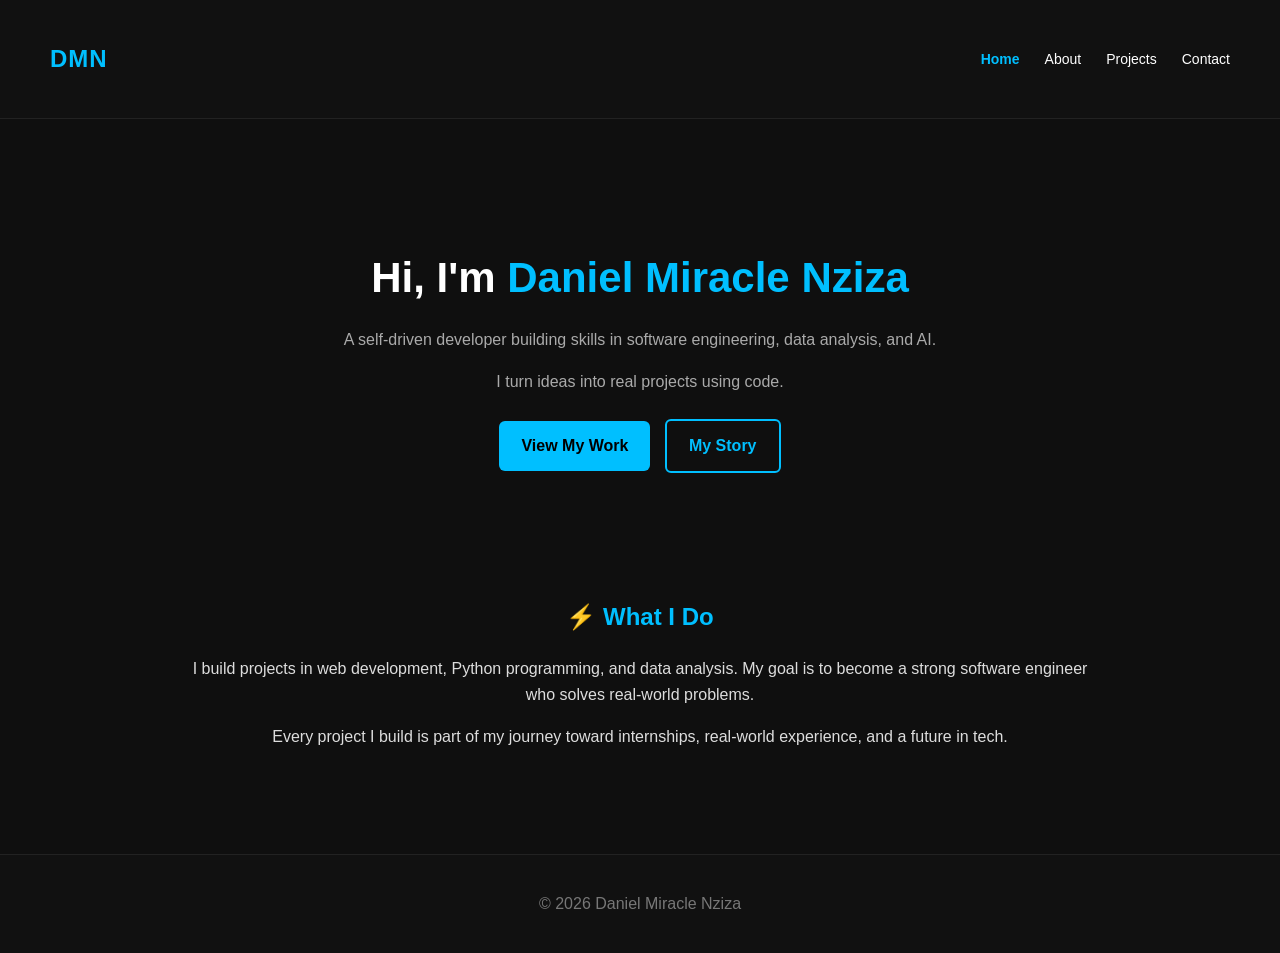
<file: index.html>
<!DOCTYPE html>
<html lang="en">
<head>
  <meta charset="UTF-8">
  <meta name="viewport" content="width=device-width, initial-scale=1.0">
  <title>Home | Daniel Miracle Nziza</title>
  <link rel="icon" type="image/png" href="favicon.png.png">
  <link rel="stylesheet" href="styles.css">
</head>

<body>

<header>
  <nav class="navbar">
    <h2 class="logo">DMN</h2>

    <ul class="nav-links">
      <li><a href="index.html">Home</a></li>
      <li><a href="about.html">About</a></li>
      <li><a href="projects.html">Projects</a></li>
      <li><a href="contact.html">Contact</a></li>
    </ul>
  </nav>
</header>

<!-- HERO -->
<section class="hero">
  <h1>Hi, I'm <span>Daniel Miracle Nziza</span></h1>

  <p class="sub-text">
    A self-driven developer building skills in software engineering, data analysis, and AI.
  </p>

  <p class="sub-text">
    I turn ideas into real projects using code.
  </p>

  <div class="buttons">
    <a href="projects.html" class="btn">View My Work</a>
    <a href="about.html" class="btn secondary">My Story</a>
  </div>
</section>

<!-- SHORT INTRO -->
<section class="intro">
  <h2>⚡ What I Do</h2>

  <p>
    I build projects in web development, Python programming, and data analysis.
    My goal is to become a strong software engineer who solves real-world problems.
  </p>

  <p>
    Every project I build is part of my journey toward internships, real-world experience, and a future in tech.
  </p>
</section>

<footer>
  <p>© 2026 Daniel Miracle Nziza</p>
</footer>

<script src="script.js"></script>
</body>
</html>
</file>
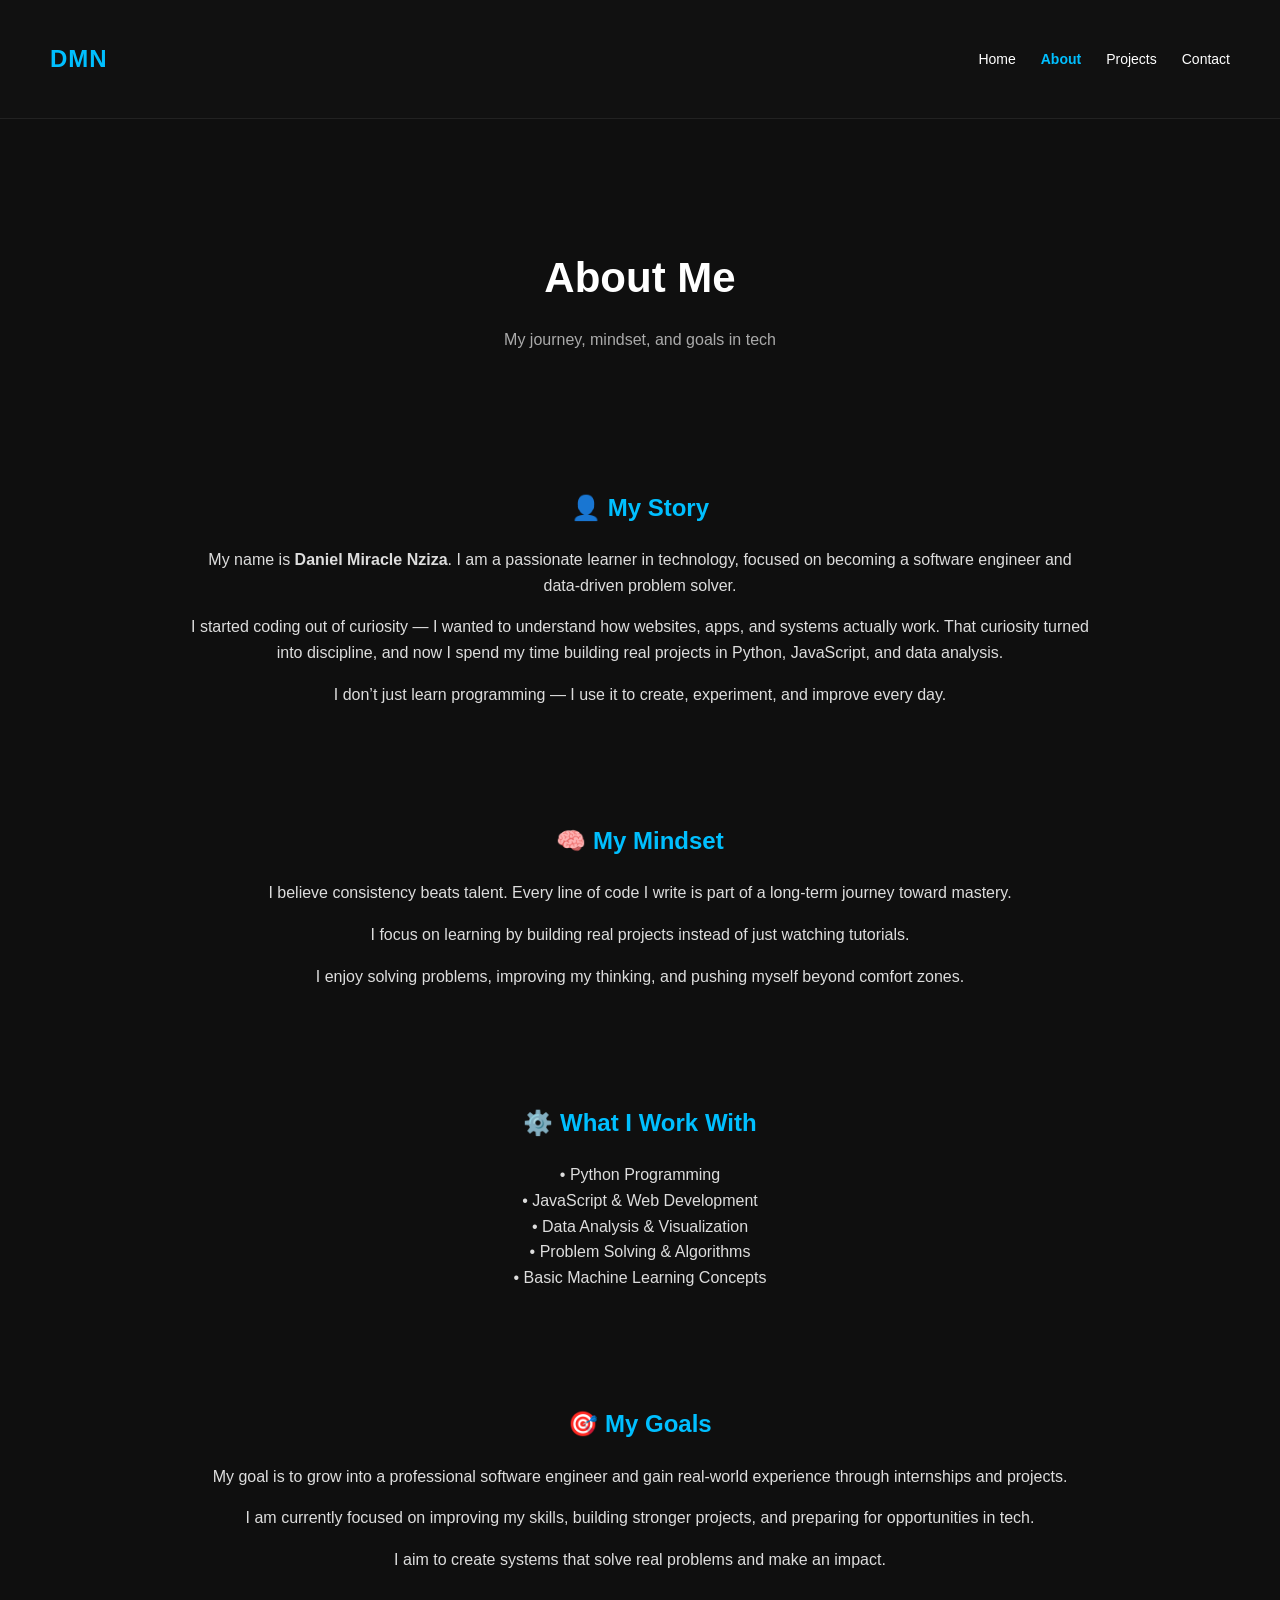
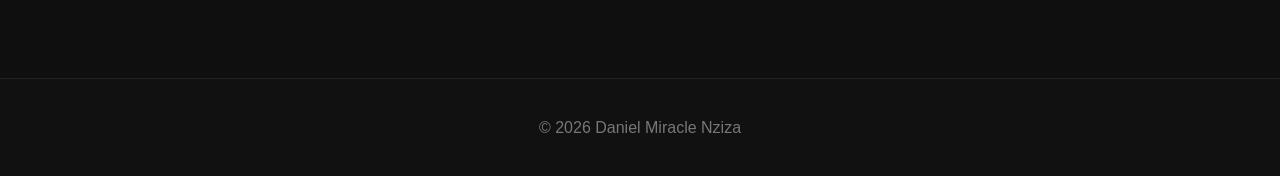
<file: about.html>
<!DOCTYPE html>
<html lang="en">
<head>
  <meta charset="UTF-8">
  <meta name="viewport" content="width=device-width, initial-scale=1.0">
  <title>About | Daniel Miracle Nziza</title>
   <link rel="icon" type="image/png" href="favicon.png.png">
  <link rel="stylesheet" href="styles.css">
</head>

<body>

<header>
  <nav class="navbar">
    <h2 class="logo">DMN</h2>

    <ul class="nav-links">
      <li><a href="index.html">Home</a></li>
      <li><a href="about.html">About</a></li>
      <li><a href="projects.html">Projects</a></li>
      <li><a href="contact.html">Contact</a></li>
    </ul>
  </nav>
</header>

<!-- HERO -->
<section class="hero">
  <h1>About Me</h1>
  <p class="sub-text">My journey, mindset, and goals in tech</p>
</section>

<!-- STORY -->
<section class="intro">
  <h2>👤 My Story</h2>

  <p>
    My name is <strong>Daniel Miracle Nziza</strong>. I am a passionate learner in technology,
    focused on becoming a software engineer and data-driven problem solver.
  </p>

  <p>
    I started coding out of curiosity — I wanted to understand how websites, apps, and systems actually work.
    That curiosity turned into discipline, and now I spend my time building real projects in Python, JavaScript, and data analysis.
  </p>

  <p>
    I don’t just learn programming — I use it to create, experiment, and improve every day.
  </p>
</section>

<!-- MINDSET -->
<section class="intro">
  <h2>🧠 My Mindset</h2>

  <p>
    I believe consistency beats talent. Every line of code I write is part of a long-term journey toward mastery.
  </p>

  <p>
    I focus on learning by building real projects instead of just watching tutorials.
  </p>

  <p>
    I enjoy solving problems, improving my thinking, and pushing myself beyond comfort zones.
  </p>
</section>

<!-- SKILLS -->
<section class="intro">
  <h2>⚙️ What I Work With</h2>

  <p>
    • Python Programming <br>
    • JavaScript & Web Development <br>
    • Data Analysis & Visualization <br>
    • Problem Solving & Algorithms <br>
    • Basic Machine Learning Concepts
  </p>
</section>

<!-- GOALS -->
<section class="intro">
  <h2>🎯 My Goals</h2>

  <p>
    My goal is to grow into a professional software engineer and gain real-world experience through internships and projects.
  </p>

  <p>
    I am currently focused on improving my skills, building stronger projects, and preparing for opportunities in tech.
  </p>

  <p>
    I aim to create systems that solve real problems and make an impact.
  </p>
</section>

<footer>
  <p>© 2026 Daniel Miracle Nziza</p>
</footer>

<script src="script.js"></script>
</body>
</html>
</file>
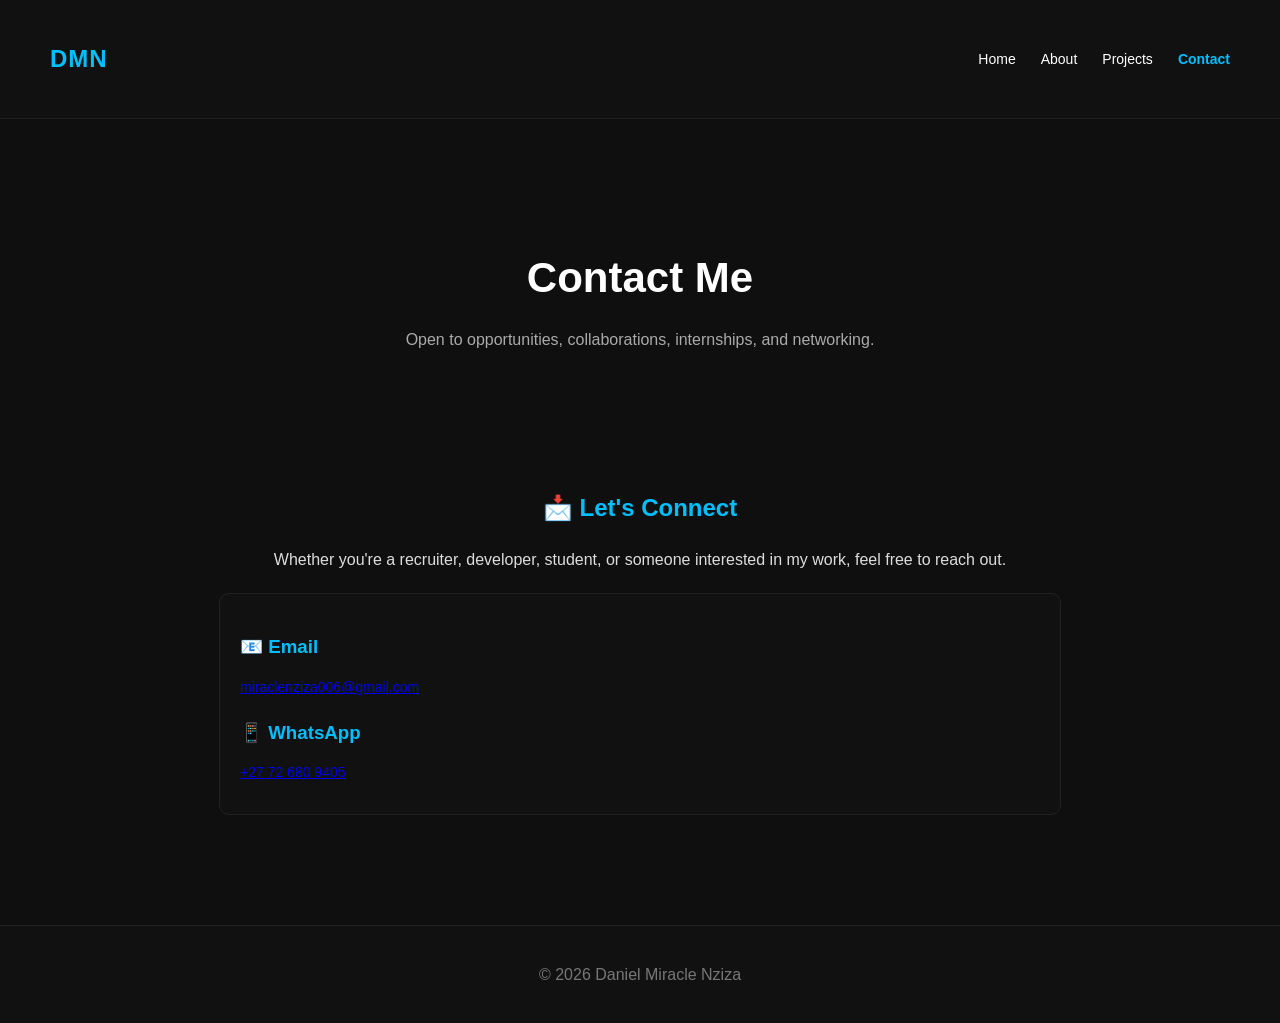
<file: contact.html>
<!DOCTYPE html>
<html lang="en">
<head>
  <meta charset="UTF-8">
  <meta name="viewport" content="width=device-width, initial-scale=1.0">
  <title>Contact | Daniel Miracle Nziza</title>
   <link rel="icon" type="image/png" href="favicon.png.png">
  <link rel="stylesheet" href="styles.css">
</head>

<body>

<!-- NAVBAR -->
<header>
  <nav class="navbar">
    <h2 class="logo">DMN</h2>

    <ul class="nav-links">
      <li><a href="index.html">Home</a></li>
      <li><a href="about.html">About</a></li>
      <li><a href="projects.html">Projects</a></li>
      <li><a href="contact.html">Contact</a></li>
    </ul>
  </nav>
</header>

<!-- HERO -->
<section class="hero">
  <h1>Contact Me</h1>

  <p class="sub-text">
    Open to opportunities, collaborations, internships, and networking.
  </p>
</section>

<!-- CONTACT SECTION -->
<section class="intro">

  <h2>📩 Let's Connect</h2>

  <p>
    Whether you're a recruiter, developer, student, or someone interested in my work,
    feel free to reach out.
  </p>

  <!-- CONTACT CARD -->
  <div class="project-card">

    <h3>📧 Email</h3>

    <p>
      <a href="mailto:miraclenziza006@gmail.com" class="contact-link">
        miraclenziza006@gmail.com
      </a>
    </p>

    <h3>📱 WhatsApp</h3>

    <p>
      <a href="https://wa.me/27726809405" target="_blank" class="contact-link">
        +27 72 680 9405
      </a>
    </p>

  </div>

</section>

<!-- FOOTER -->
<footer>
  <p>© 2026 Daniel Miracle Nziza</p>
</footer>

<script src="script.js"></script>
</body>
</html>
</file>
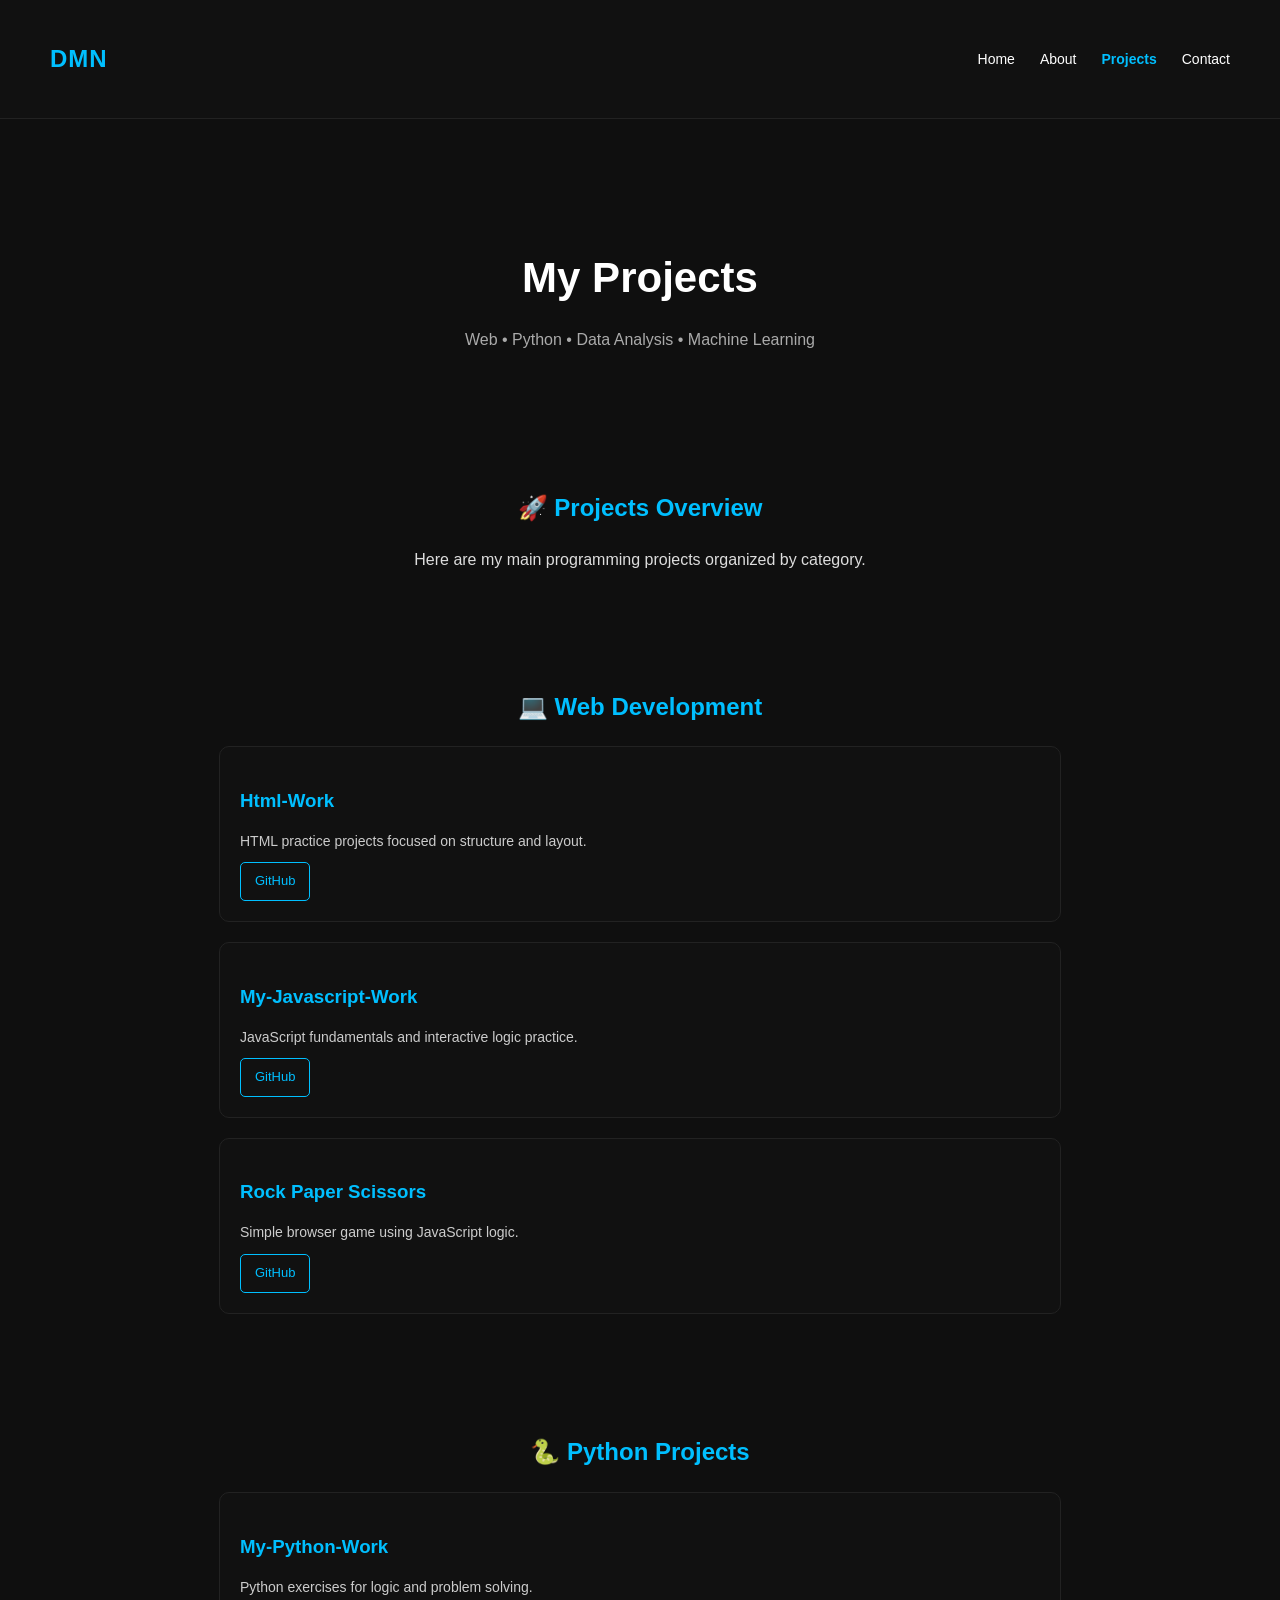
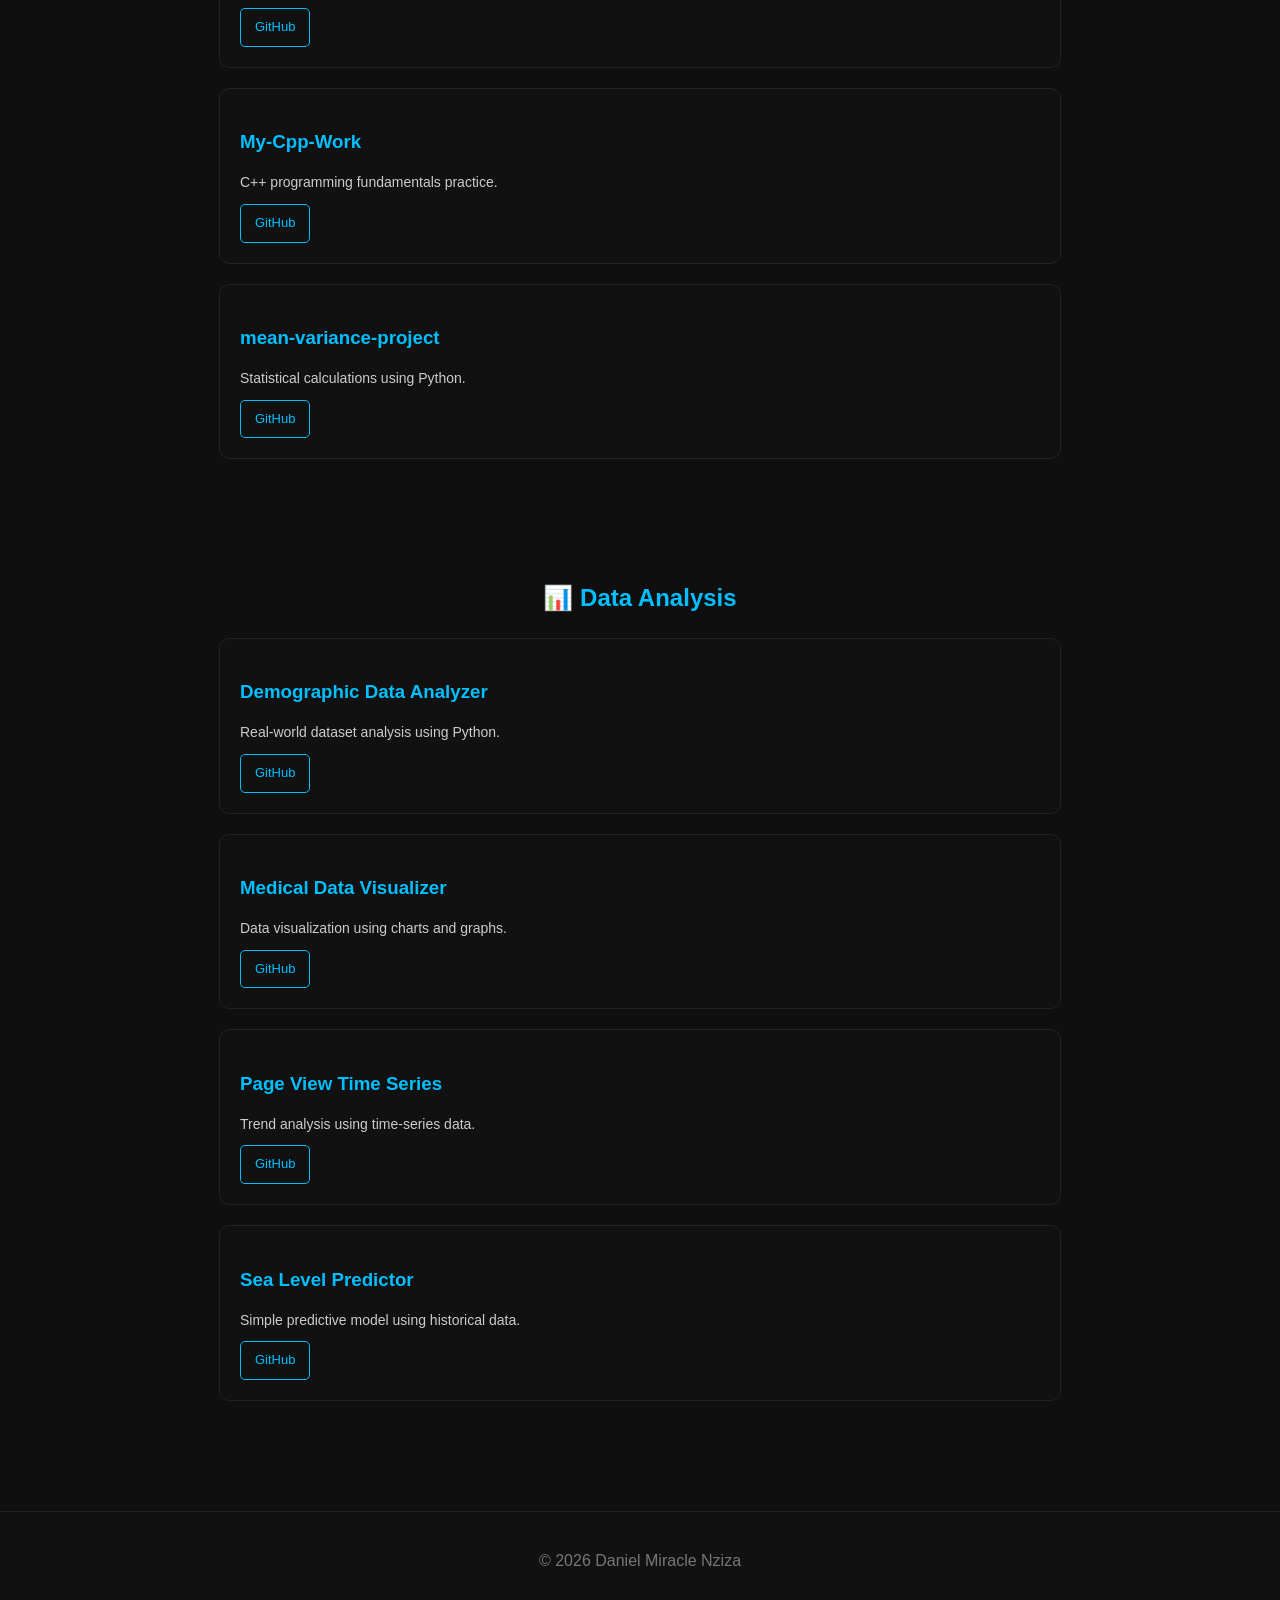
<file: projects.html>
<!DOCTYPE html>
<html lang="en">
<head>
  <meta charset="UTF-8">
  <meta name="viewport" content="width=device-width, initial-scale=1.0">
  <title>Projects | Daniel Miracle Nziza</title>
   <link rel="icon" type="image/png" href="favicon.png.png">
  <link rel="stylesheet" href="styles.css">
</head>

<body>

<header>
  <nav class="navbar">
    <h2 class="logo">DMN</h2>

    <ul class="nav-links">
      <li><a href="index.html">Home</a></li>
      <li><a href="about.html">About</a></li>
      <li><a href="projects.html">Projects</a></li>
      <li><a href="contact.html">Contact</a></li>
    </ul>
  </nav>
</header>

<section class="hero">
  <h1>My Projects</h1>
  <p class="sub-text">Web • Python • Data Analysis • Machine Learning</p>
</section>

<section class="intro">
  <h2>🚀 Projects Overview</h2>
  <p>Here are my main programming projects organized by category.</p>
</section>

<!-- WEB -->
<section class="intro">
  <h2>💻 Web Development</h2>

  <div class="project-card">
    <h3>Html-Work</h3>
    <p>HTML practice projects focused on structure and layout.</p>
    <a class="github-btn" href="https://github.com/Miracle10-hub/Html-Work" target="_blank">GitHub</a>
  </div>

  <div class="project-card">
    <h3>My-Javascript-Work</h3>
    <p>JavaScript fundamentals and interactive logic practice.</p>
    <a class="github-btn" href="https://github.com/Miracle10-hub/My-Javascript-Work" target="_blank">GitHub</a>
  </div>

  <div class="project-card">
    <h3>Rock Paper Scissors</h3>
    <p>Simple browser game using JavaScript logic.</p>
    <a class="github-btn" href="https://github.com/Miracle10-hub/Rock-Paper-Scissors" target="_blank">GitHub</a>
  </div>
</section>

<!-- PYTHON -->
<section class="intro">
  <h2>🐍 Python Projects</h2>

  <div class="project-card">
    <h3>My-Python-Work</h3>
    <p>Python exercises for logic and problem solving.</p>
    <a class="github-btn" href="https://github.com/Miracle10-hub/My-Python-Work" target="_blank">GitHub</a>
  </div>

  <div class="project-card">
    <h3>My-Cpp-Work</h3>
    <p>C++ programming fundamentals practice.</p>
    <a class="github-btn" href="https://github.com/Miracle10-hub/My-Cpp-Work" target="_blank">GitHub</a>
  </div>

  <div class="project-card">
    <h3>mean-variance-project</h3>
    <p>Statistical calculations using Python.</p>
    <a class="github-btn" href="https://github.com/Miracle10-hub/mean-variance-project" target="_blank">GitHub</a>
  </div>
</section>

<!-- DATA -->
<section class="intro">
  <h2>📊 Data Analysis</h2>

  <div class="project-card">
    <h3>Demographic Data Analyzer</h3>
    <p>Real-world dataset analysis using Python.</p>
    <a class="github-btn" href="https://github.com/Miracle10-hub/Demographic_data_analyzer" target="_blank">GitHub</a>
  </div>

  <div class="project-card">
    <h3>Medical Data Visualizer</h3>
    <p>Data visualization using charts and graphs.</p>
    <a class="github-btn" href="https://github.com/Miracle10-hub/Medical-Data-Visualizer" target="_blank">GitHub</a>
  </div>

  <div class="project-card">
    <h3>Page View Time Series</h3>
    <p>Trend analysis using time-series data.</p>
    <a class="github-btn" href="https://github.com/Miracle10-hub/Page-View-Time-Series-Visualizer" target="_blank">GitHub</a>
  </div>

  <div class="project-card">
    <h3>Sea Level Predictor</h3>
    <p>Simple predictive model using historical data.</p>
    <a class="github-btn" href="https://github.com/Miracle10-hub/Sea-Level-Predictor" target="_blank">GitHub</a>
  </div>
</section>

<footer>
  <p>© 2026 Daniel Miracle Nziza</p>
</footer>

<script src="script.js"></script>
</body>
</html>
</file>
<file: styles.css>
/* =========================
   GLOBAL STYLES
========================= */
body {
  margin: 0;
  font-family: Arial, sans-serif;
  background-color: #0f0f0f;
  color: #ffffff;
  line-height: 1.6;
}

/* =========================
   NAVBAR
========================= */
.navbar {
  display: flex;
  justify-content: space-between;
  align-items: center;
  padding: 20px 50px;
  background-color: #111;
  border-bottom: 1px solid #222;
}

.logo {
  color: #00bfff;
  font-weight: bold;
  letter-spacing: 1px;
}

.nav-links {
  list-style: none;
  display: flex;
  gap: 25px;
  margin: 0;
}

.nav-links a {
  text-decoration: none;
  color: #ffffff;
  font-size: 14px;
  transition: 0.3s;
}

.nav-links a:hover {
  color: #00bfff;
}

/* =========================
   HERO SECTION
========================= */
.hero {
  text-align: center;
  padding: 90px 20px 60px;
}

.hero h1 {
  font-size: 42px;
  margin-bottom: 10px;
}

.hero span {
  color: #00bfff;
}

.sub-text {
  color: #aaa;
  font-size: 16px;
}

/* =========================
   INTRO SECTIONS
========================= */
.intro {
  max-width: 900px;
  margin: auto;
  padding: 40px 20px;
  text-align: center;
}

.intro h2 {
  color: #00bfff;
  margin-bottom: 20px;
}

.intro p {
  color: #ddd;
  margin-bottom: 15px;
}

/* =========================
   BUTTONS
========================= */
.buttons {
  margin-top: 20px;
}

.btn {
  display: inline-block;
  padding: 12px 22px;
  background: #00bfff;
  color: #000;
  text-decoration: none;
  margin: 5px;
  border-radius: 6px;
  font-weight: bold;
  transition: 0.3s;
}

.btn:hover {
  background: #0099cc;
}

.btn.secondary {
  background: transparent;
  border: 2px solid #00bfff;
  color: #00bfff;
}

.btn.secondary:hover {
  background: #00bfff;
  color: #000;
}

/* =========================
   PROJECT CARDS
========================= */
.project-card {
  background: #111;
  border: 1px solid #222;
  border-radius: 10px;
  padding: 20px;
  margin: 20px auto;
  max-width: 800px;
  text-align: left;
  transition: 0.3s;
}

.project-card:hover {
  transform: translateY(-5px);
  border-color: #00bfff;
  box-shadow: 0 8px 20px rgba(0, 191, 255, 0.15);
}

.project-card h3 {
  color: #00bfff;
  margin-bottom: 10px;
}

.project-card p {
  color: #ccc;
  font-size: 14px;
  margin-bottom: 10px;
}

/* =========================
   GITHUB BUTTON
========================= */
.github-btn {
  display: inline-block;
  padding: 8px 14px;
  border: 1px solid #00bfff;
  color: #00bfff;
  text-decoration: none;
  border-radius: 5px;
  font-size: 13px;
  transition: 0.3s;
}

.github-btn:hover {
  background: #00bfff;
  color: #000;
}

/* =========================
   FOOTER
========================= */
footer {
  text-align: center;
  padding: 20px;
  background: #111;
  color: #777;
  margin-top: 50px;
  border-top: 1px solid #222;
}

/* =========================
   RESPONSIVE DESIGN
========================= */
@media (max-width: 768px) {
  .navbar {
    flex-direction: column;
    gap: 10px;
    padding: 15px;
  }

  .hero h1 {
    font-size: 32px;
  }

  .nav-links {
    flex-wrap: wrap;
    justify-content: center;
    gap: 15px;
  }

  .project-card {
    margin: 15px;
  }
}
</file>
